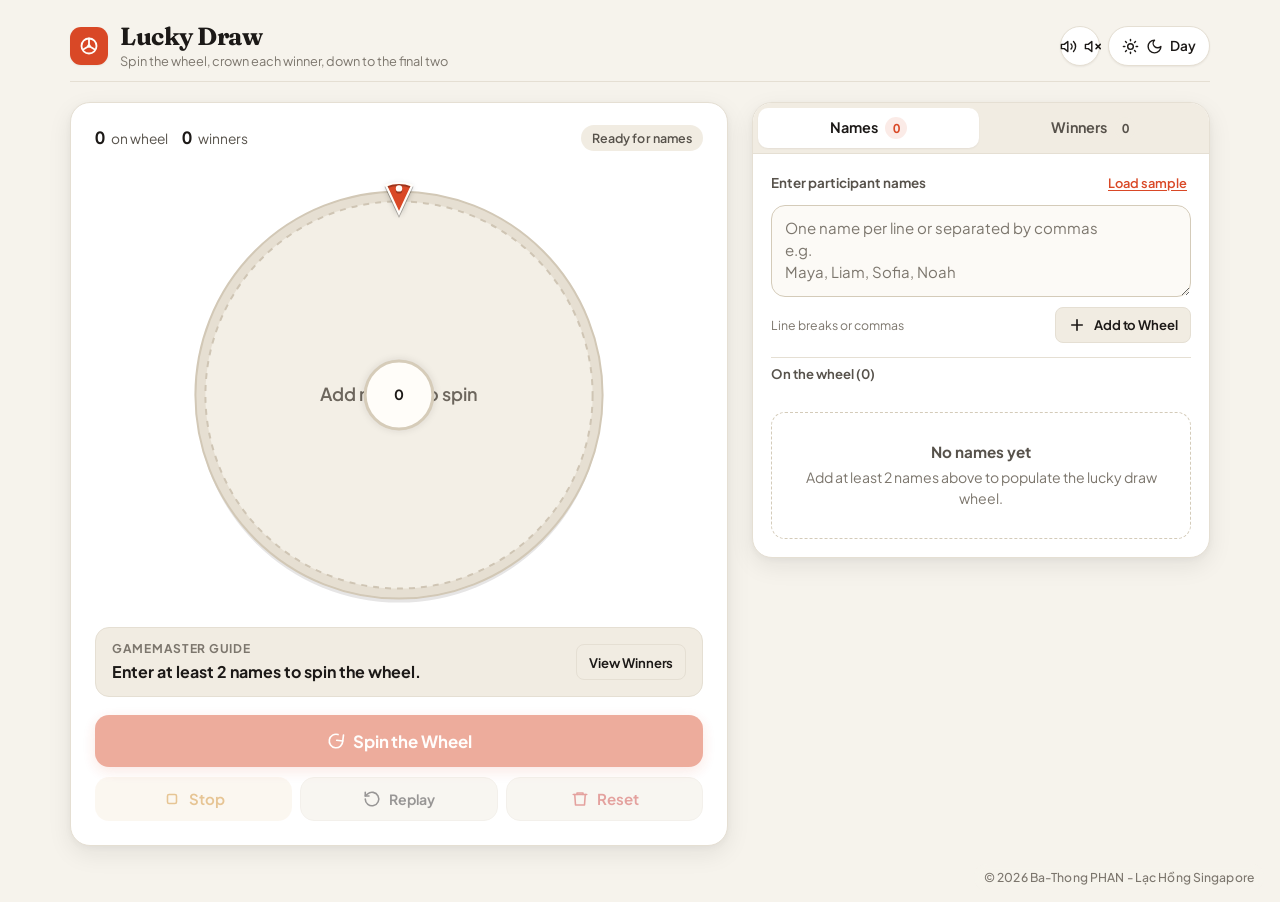
<file: index.html>
<!DOCTYPE html>
<html lang="en" data-theme="day">
<head>
  <meta charset="UTF-8" />
  <meta name="viewport" content="width=device-width, initial-scale=1.0, viewport-fit=cover" />
  <title>Lucky Draw — Interactive Spin Wheel</title>
  <meta name="description" content="A responsive Lucky Draw spinning wheel game for laptop and smartphone. Enter participant names, spin to pick and remove winners, and switch between Day and Night modes." />
  <link rel="preconnect" href="https://fonts.googleapis.com" />
  <link rel="preconnect" href="https://fonts.gstatic.com" crossorigin />
  <link href="https://fonts.googleapis.com/css2?family=Fraunces:opsz,wght@9..144,600;9..144,700&family=Plus+Jakarta+Sans:wght@400;500;600;700&display=swap" rel="stylesheet" />
  <link rel="stylesheet" href="styles.css" />
</head>
<body>
  <canvas id="confettiCanvas" aria-hidden="true"></canvas>

  <div class="app-shell">
    <header class="top-bar">
      <div class="brand">
        <div class="brand-mark" aria-hidden="true">
          <svg width="20" height="20" viewBox="0 0 24 24" fill="none" stroke="currentColor" stroke-width="2.2" stroke-linecap="round" stroke-linejoin="round">
            <circle cx="12" cy="12" r="9"></circle>
            <path d="M12 3v9l6.5 3.8"></path>
            <path d="M12 12L5.5 15.8"></path>
            <circle cx="12" cy="12" r="2.2" fill="currentColor" stroke="none"></circle>
          </svg>
        </div>
        <div class="brand-text">
          <h1 class="brand-title">Lucky Draw</h1>
          <p class="brand-subtitle">Spin the wheel, crown each winner, down to the final two</p>
        </div>
      </div>

      <div class="header-actions">
        <button id="soundToggleBtn" type="button" class="icon-toggle icon-toggle--square" aria-label="Toggle sound effects" aria-pressed="true" title="Sound effects on">
          <svg id="soundOnIcon" viewBox="0 0 24 24" fill="none" stroke="currentColor" stroke-width="2" stroke-linecap="round" stroke-linejoin="round" aria-hidden="true">
            <polygon points="11 5 6 9 2 9 2 15 6 15 11 19 11 5"></polygon>
            <path d="M15.54 8.46a5 5 0 0 1 0 7.07"></path>
            <path d="M19.07 4.93a10 10 0 0 1 0 14.14"></path>
          </svg>
          <svg id="soundOffIcon" viewBox="0 0 24 24" fill="none" stroke="currentColor" stroke-width="2" stroke-linecap="round" stroke-linejoin="round" aria-hidden="true" hidden>
            <polygon points="11 5 6 9 2 9 2 15 6 15 11 19 11 5"></polygon>
            <line x1="23" y1="9" x2="17" y2="15"></line>
            <line x1="17" y1="9" x2="23" y2="15"></line>
          </svg>
        </button>

        <button id="themeToggleBtn" type="button" class="icon-toggle" aria-label="Switch between Day and Night mode" aria-pressed="false">
          <svg id="sunIcon" viewBox="0 0 24 24" fill="none" stroke="currentColor" stroke-width="2" stroke-linecap="round" stroke-linejoin="round" aria-hidden="true">
            <circle cx="12" cy="12" r="4"></circle>
            <path d="M12 2v2"></path>
            <path d="M12 20v2"></path>
            <path d="m4.93 4.93 1.41 1.41"></path>
            <path d="m17.66 17.66 1.41 1.41"></path>
            <path d="M2 12h2"></path>
            <path d="M20 12h2"></path>
            <path d="m6.34 17.66-1.41 1.41"></path>
            <path d="m19.07 4.93-1.41 1.41"></path>
          </svg>
          <svg id="moonIcon" viewBox="0 0 24 24" fill="none" stroke="currentColor" stroke-width="2" stroke-linecap="round" stroke-linejoin="round" aria-hidden="true" hidden>
            <path d="M12 3a6 6 0 0 0 9 9 9 9 0 1 1-9-9Z"></path>
          </svg>
          <span id="themeLabel">Day</span>
        </button>
      </div>
    </header>

    <main class="workspace">
      <!-- Wheel Stage -->
      <section class="stage-card" aria-label="Spinning Wheel Stage">
        <div class="stage-meta">
          <div class="stat-strip">
            <span class="stat-item"><strong id="remainingCount">0</strong> on wheel</span>
            <span class="stat-item"><strong id="winnerCount">0</strong> winners</span>
          </div>
          <span id="statusPill" class="status-pill" data-state="setup">Ready for names</span>
        </div>

        <div class="wheel-wrap">
          <canvas id="wheelCanvas" aria-label="Lucky draw spinning wheel" role="img"></canvas>
        </div>

        <div id="spotlight" class="spotlight" role="status" aria-live="polite">
          <div class="spotlight-content">
            <span id="spotlightLabel" class="spotlight-label">Gamemaster Guide</span>
            <span id="spotlightText" class="spotlight-text">Enter at least 2 names to spin the wheel.</span>
          </div>
          <button id="viewWinnersInlineBtn" type="button" class="btn btn-secondary btn-sm spotlight-action" hidden>
            View Winners
          </button>
        </div>

        <div class="controls-group">
          <button id="spinBtn" type="button" class="btn btn-spin" disabled>
            <svg viewBox="0 0 24 24" fill="none" stroke="currentColor" stroke-width="2.2" stroke-linecap="round" stroke-linejoin="round" aria-hidden="true">
              <path d="M21 12a9 9 0 1 1-6.219-8.56"></path>
              <polyline points="22 4 21 12 13 11"></polyline>
            </svg>
            <span id="spinBtnLabel">Spin the Wheel</span>
          </button>

          <div class="secondary-controls">
            <button id="stopBtn" type="button" class="btn btn-stop" disabled>
              <svg viewBox="0 0 24 24" fill="none" stroke="currentColor" stroke-width="2.1" stroke-linecap="round" stroke-linejoin="round" aria-hidden="true">
                <rect x="6" y="6" width="12" height="12" rx="2"></rect>
              </svg>
              <span>Stop</span>
            </button>

            <button id="replayBtn" type="button" class="btn btn-secondary" disabled>
              <svg viewBox="0 0 24 24" fill="none" stroke="currentColor" stroke-width="2.1" stroke-linecap="round" stroke-linejoin="round" aria-hidden="true">
                <path d="M3 12a9 9 0 1 0 3-6.7L3 8"></path>
                <path d="M3 3v5h5"></path>
              </svg>
              <span>Replay</span>
            </button>

            <button id="resetBtn" type="button" class="btn btn-danger-ghost" disabled>
              <svg viewBox="0 0 24 24" fill="none" stroke="currentColor" stroke-width="2.1" stroke-linecap="round" stroke-linejoin="round" aria-hidden="true">
                <path d="M3 6h18"></path>
                <path d="M8 6V4h8v2"></path>
                <path d="M19 6l-1 14H6L5 6"></path>
              </svg>
              <span>Reset</span>
            </button>
          </div>
        </div>
      </section>

      <!-- Gamemaster Roster & Winners Panel -->
      <aside class="side-panel" aria-label="Participants and Winners">
        <div class="panel-tabs" role="tablist">
          <button id="tabParticipants" type="button" role="tab" aria-selected="true" aria-controls="panelParticipants" class="tab-btn is-active">
            <span>Names</span>
            <span id="tabParticipantsCount" class="count-badge">0</span>
          </button>
          <button id="tabWinners" type="button" role="tab" aria-selected="false" aria-controls="panelWinners" class="tab-btn">
            <span>Winners</span>
            <span id="tabWinnersCount" class="count-badge">0</span>
          </button>
        </div>

        <!-- Participants Tab -->
        <div id="panelParticipants" class="panel-body" role="tabpanel" aria-labelledby="tabParticipants">
          <form id="addNamesForm" class="entry-form">
            <div class="field-label">
              <label for="namesInput">Enter participant names</label>
              <button id="loadSampleBtn" type="button" class="sample-link">Load sample</button>
            </div>
            <textarea
              id="namesInput"
              class="names-input"
              placeholder="One name per line or separated by commas&#10;e.g.&#10;Maya, Liam, Sofia, Noah"
              autocomplete="off"
              spellcheck="false"
            ></textarea>
            <div class="entry-actions">
              <span class="input-hint">Line breaks or commas</span>
              <button id="addNamesBtn" type="submit" class="btn btn-secondary btn-sm">
                <svg viewBox="0 0 24 24" fill="none" stroke="currentColor" stroke-width="2.2" stroke-linecap="round" stroke-linejoin="round" aria-hidden="true">
                  <line x1="12" y1="5" x2="12" y2="19"></line>
                  <line x1="5" y1="12" x2="19" y2="12"></line>
                </svg>
                <span>Add to Wheel</span>
              </button>
            </div>
          </form>

          <div class="roster-header">
            <span id="rosterTitle">On the wheel (0)</span>
            <button id="shuffleBtn" type="button" class="sample-link" hidden>Shuffle</button>
          </div>

          <ul id="rosterList" class="roster-list" aria-label="Remaining participants"></ul>
          <div id="rosterEmpty" class="empty-state">
            <strong>No names yet</strong>
            Add at least 2 names above to populate the lucky draw wheel.
          </div>
        </div>

        <!-- Winners Tab -->
        <div id="panelWinners" class="panel-body" role="tabpanel" aria-labelledby="tabWinners" hidden>
          <div class="winners-toolbar">
            <span id="winnersPanelHeading" class="field-label">Draw order</span>
            <button id="copyWinnersBtn" type="button" class="btn btn-secondary btn-sm" hidden>Copy List</button>
          </div>

          <ol id="winnersList" class="winners-list" aria-label="Winners in draw order"></ol>
          <div id="winnersEmpty" class="empty-state">
            <strong>No winners drawn yet</strong>
            Hit Spin the Wheel to crown your first winner.
          </div>
        </div>
      </aside>
    </main>
  </div>

  <!-- Stopped / Completed Winners Summary Modal -->
  <div id="resultsModal" class="modal-backdrop" role="dialog" aria-modal="true" aria-labelledby="modalTitle" aria-hidden="true">
    <div class="modal-card">
      <div class="modal-header">
        <div>
          <h2 id="modalTitle" class="modal-title">Winners List</h2>
          <p id="modalSubtitle" class="modal-subtitle">Game stopped</p>
        </div>
        <button id="modalCloseBtn" type="button" class="modal-close" aria-label="Close winners dialog">
          <svg width="16" height="16" viewBox="0 0 24 24" fill="none" stroke="currentColor" stroke-width="2.2" stroke-linecap="round" stroke-linejoin="round" aria-hidden="true">
            <line x1="18" y1="6" x2="6" y2="18"></line>
            <line x1="6" y1="6" x2="18" y2="18"></line>
          </svg>
        </button>
      </div>

      <div class="modal-body">
        <div id="finalTwoCallout" class="final-callout" hidden>
          <div class="final-box final-box--before">
            <span class="final-box-label">Before Last Winner</span>
            <span id="beforeLastName" class="final-box-name">—</span>
          </div>
          <div class="final-box final-box--last">
            <span class="final-box-label">Last Winner</span>
            <span id="lastWinnerName" class="final-box-name">—</span>
          </div>
        </div>

        <ol id="modalWinnersList" class="winners-list"></ol>
        <div id="modalEmptyWinners" class="empty-state" hidden>
          <strong>No winners were drawn</strong>
          Replay or add names to start a new lucky draw.
        </div>
      </div>

      <div class="modal-footer">
        <button id="modalCopyBtn" type="button" class="btn btn-secondary" hidden>Copy Winners</button>
        <button id="modalResumeBtn" type="button" class="btn btn-secondary" hidden>Continue</button>
        <button id="modalReplayBtn" type="button" class="btn btn-spin">Replay</button>
        <button id="modalResetBtn" type="button" class="btn btn-danger-ghost">Reset</button>
      </div>
    </div>
  </div>

  <div id="toast" class="toast" role="status" aria-live="polite"></div>

  <footer class="site-footer" aria-label="Copyright">
    © 2026 Ba-Thong PHAN - Lạc Hồng Singapore
  </footer>

  <script src="app.js"></script>
</body>
</html>
</file>
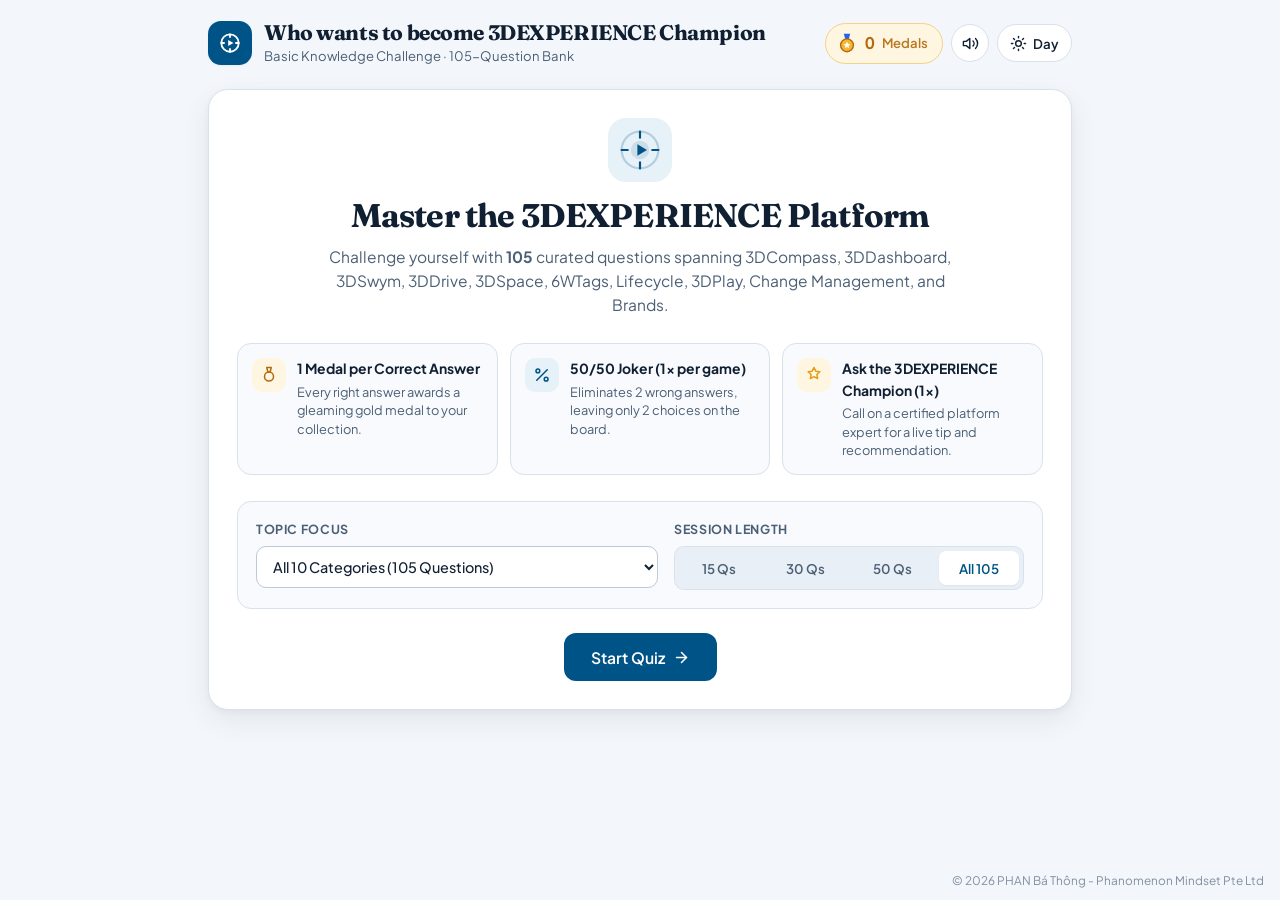
<file: 3dexperience-quiz/index.html>
<!DOCTYPE html>
<html lang="en" data-theme="day">
<head>
  <meta charset="UTF-8" />
  <meta name="viewport" content="width=device-width, initial-scale=1.0, viewport-fit=cover" />
  <title>Who wants to become 3DEXPERIENCE Champion</title>
  <meta name="description" content="Test your 3DEXPERIENCE platform knowledge across 105 curated questions. Earn a medal for every right answer and use your single-use 50/50 and Ask the 3DEXPERIENCE Champion jokers wisely." />
  <link rel="preconnect" href="https://fonts.googleapis.com" />
  <link rel="preconnect" href="https://fonts.gstatic.com" crossorigin />
  <link href="https://fonts.googleapis.com/css2?family=Fraunces:opsz,wght@9..144,600;9..144,700&family=Plus+Jakarta+Sans:wght@400;500;600;700&display=swap" rel="stylesheet" />
  <link rel="stylesheet" href="styles.css" />
</head>
<body>
  <canvas id="confettiCanvas" aria-hidden="true"></canvas>

  <div class="app-shell">
    <!-- Top Header -->
    <header class="top-bar">
      <div class="brand">
        <div class="brand-mark" aria-hidden="true">
          <!-- Stylized 3DCompass Emblem -->
          <svg width="22" height="22" viewBox="0 0 24 24" fill="none" stroke="currentColor" stroke-width="2" stroke-linecap="round" stroke-linejoin="round">
            <circle cx="12" cy="12" r="9.5"></circle>
            <path d="M12 2.5v3M12 18.5v3M2.5 12h3M18.5 12h3"></path>
            <polygon points="10 8.8 15.8 12 10 15.2 10 8.8" fill="currentColor" stroke="none"></polygon>
          </svg>
        </div>
        <div class="brand-text">
          <h1 class="brand-title">Who wants to become 3DEXPERIENCE Champion</h1>
          <p class="brand-subtitle">Basic Knowledge Challenge &middot; 105-Question Bank</p>
        </div>
      </div>

      <div class="header-actions">
        <div id="headerMedalBadge" class="medal-hud" aria-live="polite" title="Total medals earned in current game">
          <svg class="medal-svg" viewBox="0 0 24 24" fill="none" aria-hidden="true">
            <path d="M8.5 2h7l-1.8 6.5h-3.4L8.5 2Z" fill="#2563EB" />
            <circle cx="12" cy="14.5" r="7" fill="#F5B731" stroke="#B4690E" stroke-width="1.5" />
            <path d="M12 10.6l1.15 2.33 2.57.37-1.86 1.81.44 2.56L12 16.46l-2.3 1.21.44-2.56-1.86-1.81 2.57-.37L12 10.6Z" fill="#FFFBEB" />
          </svg>
          <span id="headerMedalCount" class="medal-hud-count">0</span>
          <span class="medal-hud-label">Medals</span>
        </div>

        <button id="soundToggleBtn" type="button" class="icon-toggle icon-toggle--square" aria-label="Toggle sound effects" aria-pressed="true" title="Sound effects on">
          <svg id="soundOnIcon" viewBox="0 0 24 24" fill="none" stroke="currentColor" stroke-width="2" stroke-linecap="round" stroke-linejoin="round" aria-hidden="true">
            <polygon points="11 5 6 9 2 9 2 15 6 15 11 19 11 5"></polygon>
            <path d="M15.54 8.46a5 5 0 0 1 0 7.07"></path>
            <path d="M19.07 4.93a10 10 0 0 1 0 14.14"></path>
          </svg>
          <svg id="soundOffIcon" viewBox="0 0 24 24" fill="none" stroke="currentColor" stroke-width="2" stroke-linecap="round" stroke-linejoin="round" aria-hidden="true" hidden>
            <polygon points="11 5 6 9 2 9 2 15 6 15 11 19 11 5"></polygon>
            <line x1="23" y1="9" x2="17" y2="15"></line>
            <line x1="17" y1="9" x2="23" y2="15"></line>
          </svg>
        </button>

        <button id="themeToggleBtn" type="button" class="icon-toggle" aria-label="Switch between Day and Night mode" aria-pressed="false">
          <svg id="sunIcon" viewBox="0 0 24 24" fill="none" stroke="currentColor" stroke-width="2" stroke-linecap="round" stroke-linejoin="round" aria-hidden="true">
            <circle cx="12" cy="12" r="4"></circle>
            <path d="M12 2v2M12 20v2M4.93 4.93l1.41 1.41M17.66 17.66l1.41 1.41M2 12h2M20 12h2M6.34 17.66l-1.41 1.41M19.07 4.93l-1.41 1.41"></path>
          </svg>
          <svg id="moonIcon" viewBox="0 0 24 24" fill="none" stroke="currentColor" stroke-width="2" stroke-linecap="round" stroke-linejoin="round" aria-hidden="true" hidden>
            <path d="M12 3a6 6 0 0 0 9 9 9 9 0 1 1-9-9Z"></path>
          </svg>
          <span id="themeLabel">Day</span>
        </button>
      </div>
    </header>

    <main class="main-stage">
      <!-- ==================== START SCREEN ==================== -->
      <section id="startScreen" class="panel start-panel" aria-label="Quiz Setup">
        <div class="start-hero">
          <div class="hero-emblem" aria-hidden="true">
            <svg viewBox="0 0 48 48" fill="none">
              <circle cx="24" cy="24" r="21" stroke="currentColor" stroke-width="2.5" opacity="0.22" />
              <path d="M24 3v7M24 38v7M3 24h7M38 24h7" stroke="currentColor" stroke-width="2.5" stroke-linecap="round" />
              <circle cx="24" cy="24" r="10.5" fill="currentColor" opacity="0.12" />
              <polygon points="21 17.5 32 24 21 30.5 21 17.5" fill="currentColor" />
            </svg>
          </div>
          <h2 class="start-heading">Master the 3DEXPERIENCE Platform</h2>
          <p class="start-lead">
            Challenge yourself with <strong id="dbTotalCount">105</strong> curated questions spanning 3DCompass, 3DDashboard, 3DSwym, 3DDrive, 3DSpace, 6WTags, Lifecycle, 3DPlay, Change Management, and Brands.
          </p>
        </div>

        <div class="rules-strip" aria-label="Game Rules">
          <div class="rule-item">
            <span class="rule-icon rule-icon--gold" aria-hidden="true">
              <svg viewBox="0 0 24 24" fill="none" stroke="currentColor" stroke-width="2" stroke-linecap="round" stroke-linejoin="round">
                <circle cx="12" cy="14" r="6"></circle>
                <path d="M9 2h6l-1.5 6h-3L9 2Z"></path>
              </svg>
            </span>
            <div>
              <strong>1 Medal per Correct Answer</strong>
              <p>Every right answer awards a gleaming gold medal to your collection.</p>
            </div>
          </div>

          <div class="rule-item">
            <span class="rule-icon rule-icon--blue" aria-hidden="true">
              <svg viewBox="0 0 24 24" fill="none" stroke="currentColor" stroke-width="2" stroke-linecap="round" stroke-linejoin="round">
                <line x1="19" y1="5" x2="5" y2="19"></line>
                <circle cx="6.5" cy="6.5" r="2.5"></circle>
                <circle cx="17.5" cy="17.5" r="2.5"></circle>
              </svg>
            </span>
            <div>
              <strong>50/50 Joker (1&times; per game)</strong>
              <p>Eliminates 2 wrong answers, leaving only 2 choices on the board.</p>
            </div>
          </div>

          <div class="rule-item">
            <span class="rule-icon rule-icon--amber" aria-hidden="true">
              <svg viewBox="0 0 24 24" fill="none" stroke="currentColor" stroke-width="2" stroke-linecap="round" stroke-linejoin="round">
                <path d="M12 2l2.4 4.86 5.36.78-3.88 3.78.92 5.34L12 14.24l-4.8 2.52.92-5.34L4.24 7.64l5.36-.78L12 2Z"></path>
              </svg>
            </span>
            <div>
              <strong>Ask the 3DEXPERIENCE Champion (1&times;)</strong>
              <p>Call on a certified platform expert for a live tip and recommendation.</p>
            </div>
          </div>
        </div>

        <div class="setup-controls">
          <div class="setup-group">
            <label class="setup-label" for="topicSelect">Topic Focus</label>
            <select id="topicSelect" class="select-input">
              <option value="ALL">All 10 Categories (105 Questions)</option>
            </select>
          </div>

          <div class="setup-group">
            <span class="setup-label">Session Length</span>
            <div id="lengthPicker" class="segmented-control" role="radiogroup" aria-label="Number of questions">
              <button type="button" class="seg-btn" data-length="15" aria-checked="false" role="radio">15 Qs</button>
              <button type="button" class="seg-btn" data-length="30" aria-checked="false" role="radio">30 Qs</button>
              <button type="button" class="seg-btn" data-length="50" aria-checked="false" role="radio">50 Qs</button>
              <button type="button" class="seg-btn is-active" data-length="105" aria-checked="true" role="radio">All 105</button>
            </div>
          </div>
        </div>

        <div class="start-actions">
          <button id="startQuizBtn" type="button" class="btn btn-primary btn-lg">
            <span>Start Quiz</span>
            <svg viewBox="0 0 24 24" fill="none" stroke="currentColor" stroke-width="2.2" stroke-linecap="round" stroke-linejoin="round" aria-hidden="true">
              <line x1="5" y1="12" x2="19" y2="12"></line>
              <polyline points="12 5 19 12 12 19"></polyline>
            </svg>
          </button>
        </div>
      </section>

      <!-- ==================== ACTIVE QUIZ SCREEN ==================== -->
      <section id="quizScreen" class="panel quiz-panel" aria-label="Quiz Question Stage" hidden>
        <!-- Top Status & Progress -->
        <div class="quiz-topbar">
          <div class="quiz-meta-left">
            <span id="questionCounter" class="question-counter">Question 1 of 105</span>
            <span id="categoryChip" class="category-chip">Platform &amp; 3DCompass</span>
          </div>
          <div class="quiz-meta-right">
            <span id="streakBadge" class="streak-badge" hidden>
              <svg viewBox="0 0 24 24" fill="currentColor" aria-hidden="true"><path d="M13 2 4 14h6l-1 8 9-12h-6l1-8Z"/></svg>
              <span id="streakCount">0</span> streak
            </span>
            <span id="accuracyChip" class="accuracy-chip">0 answered</span>
          </div>
        </div>

        <div class="progress-track" aria-hidden="true">
          <div id="progressFill" class="progress-fill" style="width: 0%;"></div>
        </div>

        <!-- Jokers Bar -->
        <div class="jokers-bar" role="region" aria-label="Special Jokers">
          <span class="jokers-label">Jokers (1&times; each):</span>
          <div class="jokers-buttons">
            <button id="joker5050Btn" type="button" class="joker-btn joker-btn--fifty" aria-describedby="joker5050Status">
              <span class="joker-icon" aria-hidden="true">
                <svg viewBox="0 0 24 24" fill="none" stroke="currentColor" stroke-width="2.2" stroke-linecap="round" stroke-linejoin="round">
                  <line x1="19" y1="5" x2="5" y2="19"></line>
                  <circle cx="6.5" cy="6.5" r="2.5"></circle>
                  <circle cx="17.5" cy="17.5" r="2.5"></circle>
                </svg>
              </span>
              <span class="joker-text">50/50</span>
              <span id="joker5050Status" class="joker-badge">Available</span>
            </button>

            <button id="jokerChampionBtn" type="button" class="joker-btn joker-btn--champion" aria-describedby="jokerChampionStatus">
              <span class="joker-icon" aria-hidden="true">
                <svg viewBox="0 0 24 24" fill="none" stroke="currentColor" stroke-width="2.1" stroke-linecap="round" stroke-linejoin="round">
                  <path d="M12 2l2.4 4.86 5.36.78-3.88 3.78.92 5.34L12 14.24l-4.8 2.52.92-5.34L4.24 7.64l5.36-.78L12 2Z"></path>
                </svg>
              </span>
              <span class="joker-text">Ask the 3DEXPERIENCE Champion</span>
              <span id="jokerChampionStatus" class="joker-badge">Available</span>
            </button>
          </div>
        </div>

        <!-- Question Text -->
        <div class="question-block">
          <h2 id="questionText" class="question-text">Loading question...</h2>
        </div>

        <!-- Ask the 3DEXPERIENCE Champion Advice Panel -->
        <aside id="championCard" class="champion-card" role="status" aria-live="polite" hidden>
          <div class="champion-avatar" aria-hidden="true">
            <svg viewBox="0 0 24 24" fill="none" stroke="currentColor" stroke-width="2" stroke-linecap="round" stroke-linejoin="round">
              <circle cx="12" cy="8" r="4"></circle>
              <path d="M5 20a7 7 0 0 1 14 0"></path>
            </svg>
          </div>
          <div class="champion-body">
            <div class="champion-header">
              <strong>3DEXPERIENCE Champion</strong>
              <span id="championConfidence" class="champion-confidence">96% Confident</span>
            </div>
            <p id="championAdviceText" class="champion-advice"></p>
            <div class="champion-pick">
              Recommended Answer: <strong id="championPickLetter">A</strong>
            </div>
          </div>
        </aside>

        <!-- 4 Answer Choices -->
        <div id="optionsGrid" class="options-grid" role="group" aria-label="Answer choices">
          <!-- Populated dynamically -->
        </div>

        <!-- Feedback & Explanation Panel -->
        <div id="feedbackPanel" class="feedback-panel" role="status" aria-live="polite" hidden>
          <div class="feedback-main">
            <div class="feedback-title-row">
              <span id="feedbackIcon" class="feedback-icon" aria-hidden="true"></span>
              <strong id="feedbackHeadline" class="feedback-headline"></strong>
              <span id="medalEarnedPill" class="medal-earned-pill" hidden>+1 Medal Earned</span>
            </div>
            <p id="feedbackExplanation" class="feedback-explanation"></p>
          </div>
          <button id="nextQuestionBtn" type="button" class="btn btn-primary">
            <span id="nextQuestionLabel">Next Question</span>
            <svg viewBox="0 0 24 24" fill="none" stroke="currentColor" stroke-width="2.2" stroke-linecap="round" stroke-linejoin="round" aria-hidden="true">
              <line x1="5" y1="12" x2="19" y2="12"></line>
              <polyline points="12 5 19 12 12 19"></polyline>
            </svg>
          </button>
        </div>

        <!-- Live Medal Ribbon Shelf -->
        <div class="medal-shelf" aria-label="Earned Medals">
          <div class="medal-shelf-header">
            <span class="medal-shelf-title">Medal Collection</span>
            <span id="medalShelfCounter" class="medal-shelf-count">0 medals earned</span>
          </div>
          <div id="medalShelfIcons" class="medal-shelf-icons">
            <span class="medal-shelf-empty">Answer your first question correctly to earn your first gold medal.</span>
          </div>
        </div>

        <!-- Game Action Footer: Stop & Restart -->
        <div class="game-footer">
          <span class="keyboard-hint">Tip: Press <kbd>A</kbd>–<kbd>D</kbd> or <kbd>1</kbd>–<kbd>4</kbd> to answer, <kbd>Enter</kbd> for next</span>
          <div class="game-footer-actions">
            <button id="stopGameBtn" type="button" class="btn btn-stop">
              <svg viewBox="0 0 24 24" fill="none" stroke="currentColor" stroke-width="2.1" stroke-linecap="round" stroke-linejoin="round" aria-hidden="true">
                <rect x="6" y="6" width="12" height="12" rx="2"></rect>
              </svg>
              <span>Stop Game</span>
            </button>
            <button id="restartGameBtn" type="button" class="btn btn-secondary">
              <svg viewBox="0 0 24 24" fill="none" stroke="currentColor" stroke-width="2.1" stroke-linecap="round" stroke-linejoin="round" aria-hidden="true">
                <path d="M3 12a9 9 0 1 0 3-6.7L3 8"></path>
                <path d="M3 3v5h5"></path>
              </svg>
              <span>Restart Game</span>
            </button>
          </div>
        </div>
      </section>

      <!-- ==================== END-OF-GAME SUMMARY SCREEN ==================== -->
      <section id="summaryScreen" class="panel summary-panel" aria-label="Quiz Results Summary" hidden>
        <div class="summary-hero">
          <span id="summaryStatusTag" class="summary-status-tag">Quiz Completed</span>
          <div class="summary-medal-showcase">
            <div class="big-medal-emblem" aria-hidden="true">
              <svg viewBox="0 0 80 80" fill="none">
                <path d="M27 6h26l-6.5 22h-13L27 6Z" fill="#005386" />
                <path d="M33 6h14l-3 22h-8L33 6Z" fill="#38BDF8" opacity="0.45" />
                <circle cx="40" cy="49" r="24" fill="#F5B731" stroke="#B4690E" stroke-width="3" />
                <circle cx="40" cy="49" r="18.5" fill="none" stroke="#FEF08A" stroke-width="1.5" stroke-dasharray="3 3" />
                <path d="M40 36l3.9 7.9 8.7 1.27-6.3 6.14 1.49 8.69L40 55.9l-7.79 4.1 1.49-8.69-6.3-6.14 8.7-1.27L40 36Z" fill="#FFFBEB" />
              </svg>
            </div>
            <div class="summary-medal-numbers">
              <div id="finalMedalCount" class="final-medal-count">0</div>
              <div id="finalMedalWord" class="final-medal-word">Medals Earned</div>
            </div>
          </div>

          <h2 id="summaryRankTitle" class="summary-rank-title">3DEXPERIENCE Explorer</h2>
          <p id="summarySubtitle" class="summary-subtitle"></p>
        </div>

        <div class="summary-stats-grid">
          <div class="summary-stat">
            <span class="summary-stat-label">Answered</span>
            <strong id="statAnswered" class="summary-stat-value">0 / 105</strong>
          </div>
          <div class="summary-stat">
            <span class="summary-stat-label">Accuracy</span>
            <strong id="statAccuracy" class="summary-stat-value">0%</strong>
          </div>
          <div class="summary-stat">
            <span class="summary-stat-label">Best Streak</span>
            <strong id="statStreak" class="summary-stat-value">0</strong>
          </div>
          <div class="summary-stat">
            <span class="summary-stat-label">Jokers Used</span>
            <strong id="statJokers" class="summary-stat-value">0 / 2</strong>
          </div>
        </div>

        <!-- Final Medal Wall -->
        <div id="summaryMedalWall" class="summary-medal-wall" hidden></div>

        <!-- Category Performance Breakdown -->
        <div id="categoryBreakdownWrap" class="breakdown-section" hidden>
          <h3 class="section-subtitle">Performance by Category</h3>
          <div id="categoryBreakdownList" class="breakdown-list"></div>
        </div>

        <!-- Review Answered Questions -->
        <details id="reviewDetails" class="review-details" hidden>
          <summary class="review-summary-toggle">Review Answered Questions (<span id="reviewCount">0</span>)</summary>
          <ol id="reviewList" class="review-list"></ol>
        </details>

        <div class="summary-actions">
          <button id="summaryRestartBtn" type="button" class="btn btn-primary btn-lg">
            <svg viewBox="0 0 24 24" fill="none" stroke="currentColor" stroke-width="2.1" stroke-linecap="round" stroke-linejoin="round" aria-hidden="true">
              <path d="M3 12a9 9 0 1 0 3-6.7L3 8"></path>
              <path d="M3 3v5h5"></path>
            </svg>
            <span>Restart Game</span>
          </button>
          <button id="summarySetupBtn" type="button" class="btn btn-secondary btn-lg">
            <span>Change Quiz Settings</span>
          </button>
        </div>
      </section>
    </main>
  </div>

  <div id="toast" class="toast" role="status" aria-live="polite"></div>

  <footer class="site-footer" aria-label="Copyright">
    © 2026 PHAN Bá Thông - Phanomenon Mindset Pte Ltd
  </footer>

  <script src="questions.js"></script>
  <script src="app.js"></script>
</body>
</html>
</file>
<file: styles.css>
/* ==========================================================================
   Lucky Draw — Design System & Responsive Styles
   Supports Day & Night themes, laptop & smartphone viewports
   ========================================================================== */

:root,
[data-theme="day"] {
  --bg-page: #f6f3ec;
  --bg-surface: #ffffff;
  --bg-surface-subtle: #f1ece2;
  --bg-surface-hover: #eae3d5;
  --bg-input: #fcfaf6;
  --bg-overlay: rgba(24, 21, 18, 0.56);

  --text-primary: #1c1917;
  --text-secondary: #57524b;
  --text-muted: #7c766d;
  --text-inverse: #fffdf9;

  --border-subtle: #e5dfd3;
  --border-strong: #d4cbb9;

  --accent-primary: #d94826;
  --accent-primary-hover: #bf3b1c;
  --accent-primary-active: #a33015;
  --accent-primary-soft: rgba(217, 72, 38, 0.11);

  --accent-gold: #c97f14;
  --accent-gold-soft: rgba(201, 127, 20, 0.13);

  --accent-success: #1d7a53;
  --accent-success-soft: rgba(29, 122, 83, 0.12);

  --accent-danger: #c4322b;
  --accent-danger-soft: rgba(196, 50, 43, 0.11);

  --shadow-sm: 0 1px 2px rgba(28, 25, 23, 0.06);
  --shadow-md: 0 8px 24px rgba(28, 25, 23, 0.08), 0 2px 6px rgba(28, 25, 23, 0.04);
  --shadow-lg: 0 20px 48px rgba(28, 25, 23, 0.16), 0 4px 12px rgba(28, 25, 23, 0.08);
  --shadow-btn: 0 4px 14px rgba(217, 72, 38, 0.28);

  --radius-sm: 8px;
  --radius-md: 14px;
  --radius-lg: 20px;
  --radius-pill: 999px;

  --font-display: 'Fraunces', Georgia, 'Times New Roman', serif;
  --font-sans: 'Plus Jakarta Sans', -apple-system, BlinkMacSystemFont, 'Segoe UI', Roboto, sans-serif;

  color-scheme: light;
}

[data-theme="night"] {
  --bg-page: #111316;
  --bg-surface: #191c21;
  --bg-surface-subtle: #21252c;
  --bg-surface-hover: #292e37;
  --bg-input: #14171b;
  --bg-overlay: rgba(5, 6, 8, 0.74);

  --text-primary: #f2efe9;
  --text-secondary: #b5b0a6;
  --text-muted: #848078;
  --text-inverse: #141210;

  --border-subtle: #292e36;
  --border-strong: #39404b;

  --accent-primary: #f06441;
  --accent-primary-hover: #ff7755;
  --accent-primary-active: #d95231;
  --accent-primary-soft: rgba(240, 100, 65, 0.16);

  --accent-gold: #eab34b;
  --accent-gold-soft: rgba(234, 179, 75, 0.15);

  --accent-success: #34b37e;
  --accent-success-soft: rgba(52, 179, 126, 0.16);

  --accent-danger: #e55952;
  --accent-danger-soft: rgba(229, 89, 82, 0.15);

  --shadow-sm: 0 1px 3px rgba(0, 0, 0, 0.32);
  --shadow-md: 0 10px 28px rgba(0, 0, 0, 0.38), 0 2px 8px rgba(0, 0, 0, 0.24);
  --shadow-lg: 0 24px 56px rgba(0, 0, 0, 0.56), 0 6px 16px rgba(0, 0, 0, 0.35);
  --shadow-btn: 0 6px 18px rgba(240, 100, 65, 0.3);

  color-scheme: dark;
}

/* Reset & Base */
*,
*::before,
*::after {
  box-sizing: border-box;
}

html {
  -webkit-text-size-adjust: 100%;
}

body {
  margin: 0;
  min-height: 100dvh;
  font-family: var(--font-sans);
  font-size: 15px;
  line-height: 1.5;
  color: var(--text-primary);
  background-color: var(--bg-page);
  transition: background-color 0.25s ease, color 0.25s ease;
  overflow-x: hidden;
}

button,
input,
textarea {
  font: inherit;
  color: inherit;
}

button {
  touch-action: manipulation;
  cursor: pointer;
}

button:disabled {
  cursor: not-allowed;
  opacity: 0.45;
}

/* Confetti Overlay */
#confettiCanvas {
  position: fixed;
  inset: 0;
  width: 100%;
  height: 100%;
  pointer-events: none;
  z-index: 90;
}

/* App Shell */
.app-shell {
  max-width: 1180px;
  margin: 0 auto;
  padding: 16px 20px 56px;
  display: flex;
  flex-direction: column;
  gap: 20px;
}

/* Top Header */
.top-bar {
  display: flex;
  align-items: center;
  justify-content: space-between;
  gap: 12px;
  padding: 6px 0 10px;
  border-bottom: 1px solid var(--border-subtle);
}

.brand {
  display: flex;
  align-items: center;
  gap: 12px;
  min-width: 0;
}

.brand-mark {
  width: 38px;
  height: 38px;
  border-radius: 11px;
  background: var(--accent-primary);
  color: #fffdf9;
  display: grid;
  place-items: center;
  flex-shrink: 0;
  box-shadow: var(--shadow-sm);
}

.brand-text {
  min-width: 0;
}

.brand-title {
  margin: 0;
  font-family: var(--font-display);
  font-size: clamp(1.25rem, 2.2vw, 1.55rem);
  font-weight: 700;
  letter-spacing: -0.02em;
  line-height: 1.15;
}

.brand-subtitle {
  margin: 1px 0 0;
  font-size: 0.8rem;
  color: var(--text-muted);
}

.header-actions {
  display: flex;
  align-items: center;
  gap: 8px;
  flex-shrink: 0;
}

.icon-toggle {
  display: inline-flex;
  align-items: center;
  gap: 7px;
  height: 40px;
  padding: 0 13px;
  border-radius: var(--radius-pill);
  border: 1px solid var(--border-subtle);
  background: var(--bg-surface);
  color: var(--text-primary);
  font-size: 0.85rem;
  font-weight: 600;
  box-shadow: var(--shadow-sm);
  transition: background-color 0.18s ease, border-color 0.18s ease, transform 0.12s ease;
}

.icon-toggle:hover {
  background: var(--bg-surface-subtle);
  border-color: var(--border-strong);
}

.icon-toggle:active {
  transform: scale(0.97);
}

.icon-toggle svg {
  width: 17px;
  height: 17px;
  flex-shrink: 0;
}

.icon-toggle--square {
  padding: 0;
  width: 40px;
  justify-content: center;
}

/* Main Workspace Layout */
.workspace {
  display: grid;
  grid-template-columns: minmax(0, 1.18fr) minmax(320px, 0.82fr);
  gap: 24px;
  align-items: start;
}

/* Stage Card (Wheel & Controls) */
.stage-card {
  background: var(--bg-surface);
  border: 1px solid var(--border-subtle);
  border-radius: var(--radius-lg);
  padding: 22px 24px 24px;
  box-shadow: var(--shadow-md);
  display: flex;
  flex-direction: column;
  align-items: center;
  gap: 18px;
  transition: background-color 0.25s ease, border-color 0.25s ease;
}

.stage-meta {
  width: 100%;
  display: flex;
  align-items: center;
  justify-content: space-between;
  gap: 12px;
  flex-wrap: wrap;
}

.stat-strip {
  display: flex;
  align-items: center;
  gap: 14px;
  flex-wrap: wrap;
}

.stat-item {
  display: inline-flex;
  align-items: baseline;
  gap: 6px;
  font-size: 0.86rem;
  color: var(--text-secondary);
}

.stat-item strong {
  font-size: 1.05rem;
  font-weight: 700;
  color: var(--text-primary);
  font-variant-numeric: tabular-nums;
}

.status-pill {
  display: inline-flex;
  align-items: center;
  gap: 6px;
  padding: 4px 11px;
  border-radius: var(--radius-pill);
  font-size: 0.78rem;
  font-weight: 600;
  letter-spacing: 0.01em;
  background: var(--bg-surface-subtle);
  color: var(--text-secondary);
}

.status-pill[data-state="playing"] {
  background: var(--accent-primary-soft);
  color: var(--accent-primary);
}

.status-pill[data-state="final"] {
  background: var(--accent-gold-soft);
  color: var(--accent-gold);
}

.status-pill[data-state="completed"],
.status-pill[data-state="stopped"] {
  background: var(--accent-success-soft);
  color: var(--accent-success);
}

/* Wheel Stage */
.wheel-wrap {
  position: relative;
  width: min(100%, 440px);
  aspect-ratio: 1 / 1;
  display: grid;
  place-items: center;
  user-select: none;
  -webkit-user-select: none;
}

#wheelCanvas {
  width: 100%;
  height: 100%;
  display: block;
  cursor: pointer;
}

#wheelCanvas.is-disabled {
  cursor: default;
}

/* Winner Spotlight Banner */
.spotlight {
  width: 100%;
  min-height: 62px;
  border-radius: var(--radius-md);
  background: var(--bg-surface-subtle);
  border: 1px solid var(--border-subtle);
  padding: 12px 16px;
  display: flex;
  align-items: center;
  justify-content: space-between;
  gap: 12px;
  transition: background-color 0.25s ease, border-color 0.25s ease;
}

.spotlight.is-winner {
  background: var(--accent-success-soft);
  border-color: rgba(29, 122, 83, 0.28);
  animation: spotlightPop 0.36s cubic-bezier(0.22, 1, 0.36, 1);
}

.spotlight.is-final {
  background: var(--accent-gold-soft);
  border-color: rgba(201, 127, 20, 0.32);
  animation: spotlightPop 0.36s cubic-bezier(0.22, 1, 0.36, 1);
}

@keyframes spotlightPop {
  0% {
    transform: scale(0.97);
    opacity: 0.7;
  }
  100% {
    transform: scale(1);
    opacity: 1;
  }
}

.spotlight-content {
  display: flex;
  flex-direction: column;
  gap: 2px;
  min-width: 0;
}

.spotlight-label {
  font-size: 0.75rem;
  font-weight: 700;
  text-transform: uppercase;
  letter-spacing: 0.06em;
  color: var(--text-muted);
}

.spotlight.is-winner .spotlight-label {
  color: var(--accent-success);
}

.spotlight.is-final .spotlight-label {
  color: var(--accent-gold);
}

.spotlight-text {
  font-size: 1rem;
  font-weight: 700;
  color: var(--text-primary);
  word-break: break-word;
}

.spotlight-action {
  flex-shrink: 0;
}

/* Primary & Game Action Buttons */
.controls-group {
  width: 100%;
  display: flex;
  flex-direction: column;
  gap: 10px;
}

.btn {
  display: inline-flex;
  align-items: center;
  justify-content: center;
  gap: 8px;
  min-height: 44px;
  padding: 0 18px;
  border-radius: var(--radius-md);
  border: 1px solid transparent;
  font-weight: 650;
  font-size: 0.94rem;
  letter-spacing: -0.005em;
  transition: background-color 0.16s ease, border-color 0.16s ease, transform 0.12s ease, box-shadow 0.16s ease;
}

.btn:active:not(:disabled) {
  transform: translateY(1px) scale(0.99);
}

.btn svg {
  width: 18px;
  height: 18px;
  flex-shrink: 0;
}

.btn-spin {
  width: 100%;
  min-height: 52px;
  font-size: 1.05rem;
  font-weight: 700;
  background: var(--accent-primary);
  color: #fffdf9;
  box-shadow: var(--shadow-btn);
}

.btn-spin:hover:not(:disabled) {
  background: var(--accent-primary-hover);
}

.btn-spin:active:not(:disabled) {
  background: var(--accent-primary-active);
}

.secondary-controls {
  display: grid;
  grid-template-columns: repeat(3, 1fr);
  gap: 8px;
}

.btn-secondary {
  background: var(--bg-surface-subtle);
  border-color: var(--border-subtle);
  color: var(--text-primary);
  font-size: 0.88rem;
  padding: 0 12px;
}

.btn-secondary:hover:not(:disabled) {
  background: var(--bg-surface-hover);
  border-color: var(--border-strong);
}

.btn-stop {
  background: var(--accent-gold-soft);
  border-color: transparent;
  color: var(--accent-gold);
}

.btn-stop:hover:not(:disabled) {
  border-color: var(--accent-gold);
}

.btn-danger-ghost {
  background: var(--bg-surface-subtle);
  border-color: var(--border-subtle);
  color: var(--accent-danger);
}

.btn-danger-ghost:hover:not(:disabled) {
  background: var(--accent-danger-soft);
  border-color: transparent;
}

.btn-sm {
  min-height: 36px;
  padding: 0 12px;
  font-size: 0.82rem;
  border-radius: var(--radius-sm);
}

/* Side Panel (Participants & Winners) */
.side-panel {
  background: var(--bg-surface);
  border: 1px solid var(--border-subtle);
  border-radius: var(--radius-lg);
  box-shadow: var(--shadow-md);
  overflow: hidden;
  display: flex;
  flex-direction: column;
  transition: background-color 0.25s ease, border-color 0.25s ease;
}

.panel-tabs {
  display: grid;
  grid-template-columns: 1fr 1fr;
  border-bottom: 1px solid var(--border-subtle);
  background: var(--bg-surface-subtle);
  padding: 5px;
  gap: 5px;
}

.tab-btn {
  display: inline-flex;
  align-items: center;
  justify-content: center;
  gap: 7px;
  min-height: 40px;
  border: none;
  border-radius: 10px;
  background: transparent;
  color: var(--text-secondary);
  font-weight: 650;
  font-size: 0.9rem;
  transition: background-color 0.16s ease, color 0.16s ease, box-shadow 0.16s ease;
}

.tab-btn:hover {
  color: var(--text-primary);
}

.tab-btn.is-active {
  background: var(--bg-surface);
  color: var(--text-primary);
  box-shadow: var(--shadow-sm);
}

.count-badge {
  display: inline-flex;
  align-items: center;
  justify-content: center;
  min-width: 22px;
  height: 22px;
  padding: 0 7px;
  border-radius: var(--radius-pill);
  font-size: 0.76rem;
  font-weight: 700;
  font-variant-numeric: tabular-nums;
  background: var(--bg-surface-subtle);
  color: var(--text-secondary);
}

.tab-btn.is-active .count-badge {
  background: var(--accent-primary-soft);
  color: var(--accent-primary);
}

.panel-body {
  padding: 18px;
  display: flex;
  flex-direction: column;
  gap: 14px;
}

.panel-body[hidden] {
  display: none;
}

/* Name Entry Form */
.entry-form {
  display: flex;
  flex-direction: column;
  gap: 10px;
}

.field-label {
  display: flex;
  align-items: center;
  justify-content: space-between;
  gap: 8px;
  font-size: 0.84rem;
  font-weight: 650;
  color: var(--text-secondary);
}

.sample-link {
  border: none;
  background: none;
  padding: 2px 4px;
  font-size: 0.8rem;
  font-weight: 600;
  color: var(--accent-primary);
  text-decoration: underline;
  text-underline-offset: 2px;
}

.sample-link:hover {
  color: var(--accent-primary-hover);
}

.names-input {
  width: 100%;
  min-height: 92px;
  max-height: 180px;
  resize: vertical;
  padding: 11px 13px;
  border-radius: var(--radius-md);
  border: 1px solid var(--border-strong);
  background: var(--bg-input);
  color: var(--text-primary);
  font-size: 0.94rem;
  line-height: 1.45;
  transition: border-color 0.16s ease, box-shadow 0.16s ease;
}

.names-input::placeholder {
  color: var(--text-muted);
}

.names-input:focus {
  outline: none;
  border-color: var(--accent-primary);
  box-shadow: 0 0 0 3px var(--accent-primary-soft);
}

.entry-actions {
  display: flex;
  align-items: center;
  justify-content: space-between;
  gap: 8px;
}

.input-hint {
  font-size: 0.77rem;
  color: var(--text-muted);
}

/* Participant Chips List */
.roster-header {
  display: flex;
  align-items: center;
  justify-content: space-between;
  gap: 8px;
  padding-top: 6px;
  border-top: 1px solid var(--border-subtle);
  font-size: 0.82rem;
  font-weight: 650;
  color: var(--text-secondary);
}

.roster-list {
  list-style: none;
  margin: 0;
  padding: 0;
  display: flex;
  flex-wrap: wrap;
  gap: 7px;
  max-height: 290px;
  overflow-y: auto;
  align-content: flex-start;
}

.roster-chip {
  display: inline-flex;
  align-items: center;
  gap: 7px;
  max-width: 100%;
  padding: 5px 8px 5px 10px;
  border-radius: var(--radius-pill);
  background: var(--bg-surface-subtle);
  border: 1px solid var(--border-subtle);
  font-size: 0.86rem;
  font-weight: 550;
}

.chip-dot {
  width: 9px;
  height: 9px;
  border-radius: 50%;
  flex-shrink: 0;
}

.chip-name {
  overflow: hidden;
  text-overflow: ellipsis;
  white-space: nowrap;
  max-width: 185px;
}

.chip-remove {
  width: 22px;
  height: 22px;
  border-radius: 50%;
  border: none;
  background: transparent;
  color: var(--text-muted);
  display: grid;
  place-items: center;
  padding: 0;
  font-size: 0.95rem;
  line-height: 1;
  transition: background-color 0.15s ease, color 0.15s ease;
}

.chip-remove:hover:not(:disabled) {
  background: var(--accent-danger-soft);
  color: var(--accent-danger);
}

/* Winners List */
.winners-toolbar {
  display: flex;
  align-items: center;
  justify-content: space-between;
  gap: 8px;
}

.winners-list {
  list-style: none;
  margin: 0;
  padding: 0;
  display: flex;
  flex-direction: column;
  gap: 8px;
  max-height: 410px;
  overflow-y: auto;
}

.winner-row {
  display: flex;
  align-items: center;
  gap: 11px;
  padding: 10px 12px;
  border-radius: var(--radius-md);
  background: var(--bg-surface-subtle);
  border: 1px solid var(--border-subtle);
  animation: slideInRow 0.26s ease;
}

@keyframes slideInRow {
  from {
    opacity: 0;
    transform: translateY(-6px);
  }
  to {
    opacity: 1;
    transform: translateY(0);
  }
}

.winner-rank {
  width: 30px;
  height: 30px;
  border-radius: 9px;
  background: var(--bg-surface);
  border: 1px solid var(--border-subtle);
  display: grid;
  place-items: center;
  font-size: 0.82rem;
  font-weight: 750;
  font-variant-numeric: tabular-nums;
  color: var(--text-secondary);
  flex-shrink: 0;
}

.winner-row[data-rank="1"] .winner-rank {
  background: var(--accent-gold-soft);
  border-color: transparent;
  color: var(--accent-gold);
}

.winner-info {
  min-width: 0;
  flex: 1;
  display: flex;
  align-items: center;
  justify-content: space-between;
  gap: 8px;
}

.winner-name {
  font-weight: 650;
  font-size: 0.94rem;
  color: var(--text-primary);
  overflow: hidden;
  text-overflow: ellipsis;
  white-space: nowrap;
}

.winner-tag {
  flex-shrink: 0;
  padding: 2px 8px;
  border-radius: var(--radius-pill);
  font-size: 0.72rem;
  font-weight: 700;
  letter-spacing: 0.02em;
}

.winner-tag--before-last {
  background: var(--accent-primary-soft);
  color: var(--accent-primary);
}

.winner-tag--last {
  background: var(--accent-gold-soft);
  color: var(--accent-gold);
}

.empty-state {
  text-align: center;
  padding: 28px 14px;
  border-radius: var(--radius-md);
  border: 1px dashed var(--border-strong);
  color: var(--text-muted);
  font-size: 0.88rem;
}

.empty-state strong {
  display: block;
  margin-bottom: 4px;
  color: var(--text-secondary);
  font-size: 0.95rem;
}

/* Results Modal (Shown on Stop Game or Game Complete) */
.modal-backdrop {
  position: fixed;
  inset: 0;
  z-index: 80;
  background: var(--bg-overlay);
  backdrop-filter: blur(4px);
  -webkit-backdrop-filter: blur(4px);
  display: grid;
  place-items: center;
  padding: 16px;
  opacity: 0;
  pointer-events: none;
  transition: opacity 0.2s ease;
}

.modal-backdrop.is-open {
  opacity: 1;
  pointer-events: auto;
}

.modal-card {
  width: min(100%, 490px);
  max-height: min(88dvh, 660px);
  background: var(--bg-surface);
  border: 1px solid var(--border-subtle);
  border-radius: var(--radius-lg);
  box-shadow: var(--shadow-lg);
  display: flex;
  flex-direction: column;
  overflow: hidden;
  transform: translateY(10px) scale(0.98);
  transition: transform 0.24s cubic-bezier(0.22, 1, 0.36, 1);
}

.modal-backdrop.is-open .modal-card {
  transform: translateY(0) scale(1);
}

.modal-header {
  padding: 18px 20px 14px;
  border-bottom: 1px solid var(--border-subtle);
  display: flex;
  align-items: flex-start;
  justify-content: space-between;
  gap: 12px;
}

.modal-title {
  margin: 0;
  font-family: var(--font-display);
  font-size: 1.3rem;
  font-weight: 700;
  letter-spacing: -0.02em;
}

.modal-subtitle {
  margin: 3px 0 0;
  font-size: 0.84rem;
  color: var(--text-muted);
}

.modal-close {
  width: 34px;
  height: 34px;
  border-radius: 50%;
  border: 1px solid var(--border-subtle);
  background: var(--bg-surface-subtle);
  color: var(--text-secondary);
  display: grid;
  place-items: center;
  flex-shrink: 0;
}

.modal-close:hover {
  background: var(--bg-surface-hover);
  color: var(--text-primary);
}

.modal-body {
  padding: 16px 20px;
  overflow-y: auto;
  display: flex;
  flex-direction: column;
  gap: 12px;
}

.final-callout {
  display: grid;
  grid-template-columns: 1fr 1fr;
  gap: 10px;
}

.final-box {
  padding: 12px;
  border-radius: var(--radius-md);
  background: var(--bg-surface-subtle);
  border: 1px solid var(--border-subtle);
}

.final-box--before {
  background: var(--accent-primary-soft);
  border-color: transparent;
}

.final-box--last {
  background: var(--accent-gold-soft);
  border-color: transparent;
}

.final-box-label {
  display: block;
  font-size: 0.72rem;
  font-weight: 700;
  text-transform: uppercase;
  letter-spacing: 0.05em;
  color: var(--text-secondary);
  margin-bottom: 3px;
}

.final-box--before .final-box-label {
  color: var(--accent-primary);
}

.final-box--last .final-box-label {
  color: var(--accent-gold);
}

.final-box-name {
  font-weight: 750;
  font-size: 1rem;
  color: var(--text-primary);
  word-break: break-word;
}

.modal-footer {
  padding: 14px 20px 18px;
  border-top: 1px solid var(--border-subtle);
  display: flex;
  flex-wrap: wrap;
  gap: 8px;
  justify-content: flex-end;
}

.modal-footer .btn {
  flex: 1 1 auto;
}

/* Toast Notification */
.toast {
  position: fixed;
  left: 50%;
  bottom: 44px;
  transform: translateX(-50%) translateY(16px);
  z-index: 95;
  padding: 10px 16px;
  border-radius: var(--radius-pill);
  background: var(--text-primary);
  color: var(--text-inverse);
  font-size: 0.86rem;
  font-weight: 600;
  box-shadow: var(--shadow-lg);
  opacity: 0;
  pointer-events: none;
  transition: opacity 0.2s ease, transform 0.2s ease;
  max-width: calc(100vw - 32px);
  text-align: center;
}

.toast.is-visible {
  opacity: 1;
  transform: translateX(-50%) translateY(0);
}

/* Bottom-right Copyright Footer */
.site-footer {
  position: fixed;
  right: max(16px, env(safe-area-inset-right));
  bottom: max(10px, env(safe-area-inset-bottom));
  z-index: 40;
  padding: 4px 10px;
  border-radius: var(--radius-pill);
  background: color-mix(in srgb, var(--bg-page) 84%, transparent);
  backdrop-filter: blur(6px);
  -webkit-backdrop-filter: blur(6px);
  font-size: 0.76rem;
  font-weight: 500;
  color: var(--text-muted);
  letter-spacing: 0.01em;
  pointer-events: none;
  max-width: calc(100vw - 24px);
  text-align: right;
  transition: color 0.25s ease, background-color 0.25s ease;
}

/* Focus Accessibility */
button:focus-visible,
textarea:focus-visible {
  outline: 2px solid var(--accent-primary);
  outline-offset: 2px;
}

/* Responsive Breakpoints (Tablet & Smartphone) */
@media (max-width: 900px) {
  .workspace {
    grid-template-columns: 1fr;
    gap: 18px;
  }

  .wheel-wrap {
    width: min(86vw, 390px);
  }
}

@media (max-width: 560px) {
  .app-shell {
    padding: 10px 12px 50px;
    gap: 14px;
  }

  .site-footer {
    right: max(10px, env(safe-area-inset-right));
    bottom: max(8px, env(safe-area-inset-bottom));
    font-size: 0.7rem;
    padding: 3px 8px;
  }

  .top-bar {
    padding: 4px 0 10px;
  }

  .brand-subtitle {
    display: none;
  }

  .icon-toggle {
    height: 38px;
    padding: 0 11px;
    font-size: 0.82rem;
  }

  .icon-toggle--square {
    width: 38px;
    padding: 0;
  }

  .stage-card {
    padding: 16px 14px 18px;
    border-radius: 16px;
    gap: 14px;
  }

  .wheel-wrap {
    width: min(88vw, 340px);
  }

  .secondary-controls {
    gap: 6px;
  }

  .secondary-controls .btn {
    padding: 0 8px;
    font-size: 0.82rem;
    gap: 5px;
  }

  .secondary-controls .btn svg {
    width: 15px;
    height: 15px;
  }

  .panel-body {
    padding: 14px;
  }

  .final-callout {
    grid-template-columns: 1fr;
  }

  .spotlight {
    flex-direction: column;
    align-items: flex-start;
  }
}
</file>
<file: 3dexperience-quiz/styles.css>
/* ==========================================================================
   3DEXPERIENCE Basic Knowledge Quiz — Stylesheet
   Clean engineering aesthetic • Day & Night Modes • Responsive Laptop/Mobile
   ========================================================================== */

:root {
  --font-display: 'Fraunces', Georgia, serif;
  --font-sans: 'Plus Jakarta Sans', -apple-system, BlinkMacSystemFont, 'Segoe UI', Roboto, sans-serif;

  /* Day Theme (Default) */
  --bg: #f3f6fa;
  --bg-subtle: #e9eff6;
  --surface: #ffffff;
  --surface-elevated: #f8fafd;
  --border: #d8e1ec;
  --border-strong: #bcc9da;

  --text: #102032;
  --text-muted: #4b5f75;
  --text-soft: #6d7f94;

  /* Dassault-inspired maritime engineering blue */
  --brand: #005386;
  --brand-hover: #004069;
  --brand-soft: #e6f1f8;
  --brand-border: #b3d4e8;

  /* Championship Medal Gold */
  --gold: #b4690e;
  --gold-bright: #e59b14;
  --gold-soft: #fef6e0;
  --gold-border: #f3d285;

  /* Status Colors */
  --success: #15803d;
  --success-soft: #ecfdf3;
  --success-border: #86efac;

  --danger: #c81e1e;
  --danger-soft: #fef2f2;
  --danger-border: #fca5a5;

  --shadow-sm: 0 1px 2px rgba(16, 32, 50, 0.05);
  --shadow-md: 0 10px 30px rgba(16, 32, 50, 0.07), 0 2px 6px rgba(16, 32, 50, 0.04);
  --shadow-lg: 0 18px 44px rgba(16, 32, 50, 0.11);

  --radius-sm: 10px;
  --radius-md: 14px;
  --radius-lg: 20px;
  --radius-pill: 999px;
}

html[data-theme="night"] {
  --bg: #0c1420;
  --bg-subtle: #121d2e;
  --surface: #152234;
  --surface-elevated: #1b2c42;
  --border: #253852;
  --border-strong: #344d6e;

  --text: #eef4fb;
  --text-muted: #a6b9cf;
  --text-soft: #7f95ae;

  --brand: #38bdf8;
  --brand-hover: #7dd3fc;
  --brand-soft: rgba(56, 189, 248, 0.14);
  --brand-border: rgba(56, 189, 248, 0.34);

  --gold: #fbbf24;
  --gold-bright: #fcd34d;
  --gold-soft: rgba(251, 191, 36, 0.13);
  --gold-border: rgba(251, 191, 36, 0.35);

  --success: #4ade80;
  --success-soft: rgba(34, 197, 94, 0.13);
  --success-border: rgba(74, 222, 128, 0.36);

  --danger: #f87171;
  --danger-soft: rgba(239, 68, 68, 0.14);
  --danger-border: rgba(248, 113, 113, 0.38);

  --shadow-sm: 0 1px 2px rgba(0, 0, 0, 0.25);
  --shadow-md: 0 12px 32px rgba(0, 0, 0, 0.35);
  --shadow-lg: 0 20px 48px rgba(0, 0, 0, 0.48);
}

*,
*::before,
*::after {
  box-sizing: border-box;
}

html,
body {
  margin: 0;
  padding: 0;
  min-height: 100%;
}

body {
  font-family: var(--font-sans);
  background: var(--bg);
  color: var(--text);
  line-height: 1.55;
  -webkit-font-smoothing: antialiased;
  transition: background-color 0.22s ease, color 0.22s ease;
}

[hidden] {
  display: none !important;
}

#confettiCanvas {
  position: fixed;
  inset: 0;
  width: 100%;
  height: 100%;
  pointer-events: none;
  z-index: 60;
}

/* ==========================================================================
   App Shell & Header
   ========================================================================== */

.app-shell {
  width: 100%;
  max-width: 900px;
  margin: 0 auto;
  padding: 20px 18px 64px;
}

.top-bar {
  display: flex;
  align-items: center;
  justify-content: space-between;
  gap: 14px;
  margin-bottom: 22px;
  flex-wrap: wrap;
}

.brand {
  display: flex;
  align-items: center;
  gap: 12px;
}

.brand-mark {
  width: 44px;
  height: 44px;
  border-radius: 13px;
  background: var(--brand);
  color: #ffffff;
  display: inline-flex;
  align-items: center;
  justify-content: center;
  flex-shrink: 0;
  box-shadow: var(--shadow-sm);
}

html[data-theme="night"] .brand-mark {
  color: #082032;
}

.brand-title {
  margin: 0;
  font-family: var(--font-display);
  font-size: 1.32rem;
  font-weight: 700;
  letter-spacing: -0.02em;
  line-height: 1.15;
}

.brand-subtitle {
  margin: 2px 0 0;
  font-size: 0.82rem;
  color: var(--text-muted);
}

.header-actions {
  display: flex;
  align-items: center;
  gap: 8px;
}

/* Medal HUD */
.medal-hud {
  display: inline-flex;
  align-items: center;
  gap: 7px;
  padding: 7px 14px 7px 10px;
  background: var(--gold-soft);
  border: 1px solid var(--gold-border);
  border-radius: var(--radius-pill);
  color: var(--gold);
  font-weight: 700;
  font-size: 0.9rem;
  transition: transform 0.25s cubic-bezier(0.34, 1.56, 0.64, 1);
}

.medal-hud.is-popping {
  transform: scale(1.12);
}

.medal-svg {
  width: 22px;
  height: 22px;
  flex-shrink: 0;
}

.medal-hud-count {
  font-variant-numeric: tabular-nums;
  font-size: 1rem;
}

.medal-hud-label {
  font-weight: 600;
  font-size: 0.82rem;
  opacity: 0.9;
}

.icon-toggle {
  display: inline-flex;
  align-items: center;
  gap: 6px;
  height: 38px;
  padding: 0 12px;
  border-radius: var(--radius-pill);
  border: 1px solid var(--border);
  background: var(--surface);
  color: var(--text);
  font-family: inherit;
  font-size: 0.83rem;
  font-weight: 600;
  cursor: pointer;
  transition: border-color 0.16s ease, background-color 0.16s ease, transform 0.12s ease;
}

.icon-toggle--square {
  width: 38px;
  padding: 0;
  justify-content: center;
}

.icon-toggle svg {
  width: 17px;
  height: 17px;
}

.icon-toggle:hover {
  border-color: var(--border-strong);
  background: var(--surface-elevated);
}

.icon-toggle:active {
  transform: scale(0.96);
}

/* ==========================================================================
   Main Panel Surface
   ========================================================================== */

.panel {
  background: var(--surface);
  border: 1px solid var(--border);
  border-radius: var(--radius-lg);
  box-shadow: var(--shadow-md);
  padding: 28px;
  animation: fadeSlideIn 0.28s ease;
}

@keyframes fadeSlideIn {
  from {
    opacity: 0;
    transform: translateY(8px);
  }
  to {
    opacity: 1;
    transform: translateY(0);
  }
}

/* ==========================================================================
   Start Screen
   ========================================================================== */

.start-hero {
  text-align: center;
  max-width: 640px;
  margin: 0 auto 26px;
}

.hero-emblem {
  width: 64px;
  height: 64px;
  margin: 0 auto 14px;
  border-radius: 18px;
  background: var(--brand-soft);
  color: var(--brand);
  display: flex;
  align-items: center;
  justify-content: center;
}

.hero-emblem svg {
  width: 42px;
  height: 42px;
}

.start-heading {
  margin: 0 0 10px;
  font-family: var(--font-display);
  font-size: clamp(1.55rem, 3.2vw, 2.05rem);
  font-weight: 700;
  letter-spacing: -0.025em;
  line-height: 1.2;
}

.start-lead {
  margin: 0;
  color: var(--text-muted);
  font-size: 0.97rem;
}

.rules-strip {
  display: grid;
  grid-template-columns: repeat(3, 1fr);
  gap: 12px;
  margin-bottom: 26px;
}

.rule-item {
  display: flex;
  align-items: flex-start;
  gap: 11px;
  padding: 14px;
  background: var(--surface-elevated);
  border: 1px solid var(--border);
  border-radius: var(--radius-md);
}

.rule-item strong {
  display: block;
  font-size: 0.87rem;
  margin-bottom: 3px;
}

.rule-item p {
  margin: 0;
  font-size: 0.8rem;
  color: var(--text-muted);
  line-height: 1.45;
}

.rule-icon {
  width: 34px;
  height: 34px;
  border-radius: 10px;
  display: inline-flex;
  align-items: center;
  justify-content: center;
  flex-shrink: 0;
}

.rule-icon svg {
  width: 18px;
  height: 18px;
}

.rule-icon--gold {
  background: var(--gold-soft);
  color: var(--gold);
}

.rule-icon--blue {
  background: var(--brand-soft);
  color: var(--brand);
}

.rule-icon--amber {
  background: var(--gold-soft);
  color: var(--gold-bright);
}

.setup-controls {
  display: grid;
  grid-template-columns: 1.15fr 1fr;
  gap: 16px;
  padding: 18px;
  background: var(--surface-elevated);
  border: 1px solid var(--border);
  border-radius: var(--radius-md);
  margin-bottom: 24px;
}

.setup-group {
  display: flex;
  flex-direction: column;
  gap: 7px;
}

.setup-label {
  font-size: 0.78rem;
  font-weight: 700;
  text-transform: uppercase;
  letter-spacing: 0.05em;
  color: var(--text-muted);
}

.select-input {
  height: 42px;
  padding: 0 12px;
  border-radius: var(--radius-sm);
  border: 1px solid var(--border-strong);
  background: var(--surface);
  color: var(--text);
  font-family: inherit;
  font-size: 0.9rem;
  font-weight: 500;
  cursor: pointer;
}

.select-input:focus {
  outline: 2px solid var(--brand);
  outline-offset: 1px;
}

.segmented-control {
  display: grid;
  grid-template-columns: repeat(4, 1fr);
  gap: 6px;
  background: var(--bg-subtle);
  padding: 4px;
  border-radius: var(--radius-sm);
  border: 1px solid var(--border);
}

.seg-btn {
  height: 34px;
  border: none;
  border-radius: 7px;
  background: transparent;
  color: var(--text-muted);
  font-family: inherit;
  font-size: 0.83rem;
  font-weight: 600;
  cursor: pointer;
  transition: background-color 0.15s ease, color 0.15s ease, box-shadow 0.15s ease;
}

.seg-btn:hover {
  color: var(--text);
}

.seg-btn.is-active {
  background: var(--surface);
  color: var(--brand);
  box-shadow: var(--shadow-sm);
}

.start-actions {
  display: flex;
  justify-content: center;
}

/* ==========================================================================
   Buttons
   ========================================================================== */

.btn {
  display: inline-flex;
  align-items: center;
  justify-content: center;
  gap: 8px;
  height: 42px;
  padding: 0 18px;
  border-radius: var(--radius-sm);
  border: 1px solid transparent;
  font-family: inherit;
  font-size: 0.92rem;
  font-weight: 600;
  cursor: pointer;
  transition: background-color 0.16s ease, border-color 0.16s ease, color 0.16s ease, transform 0.12s ease, opacity 0.16s ease;
}

.btn svg {
  width: 17px;
  height: 17px;
  flex-shrink: 0;
}

.btn:active:not(:disabled) {
  transform: translateY(1px);
}

.btn:disabled {
  opacity: 0.45;
  cursor: not-allowed;
}

.btn-lg {
  height: 48px;
  padding: 0 26px;
  font-size: 0.98rem;
  border-radius: 12px;
}

.btn-primary {
  background: var(--brand);
  color: #ffffff;
}

html[data-theme="night"] .btn-primary {
  color: #071926;
}

.btn-primary:hover:not(:disabled) {
  background: var(--brand-hover);
}

.btn-secondary {
  background: var(--surface);
  color: var(--text);
  border-color: var(--border-strong);
}

.btn-secondary:hover:not(:disabled) {
  background: var(--surface-elevated);
  border-color: var(--text-soft);
}

.btn-stop {
  background: var(--danger-soft);
  color: var(--danger);
  border-color: var(--danger-border);
}

.btn-stop:hover:not(:disabled) {
  background: var(--danger);
  color: #ffffff;
  border-color: var(--danger);
}

/* ==========================================================================
   Active Quiz Stage
   ========================================================================== */

.quiz-topbar {
  display: flex;
  align-items: center;
  justify-content: space-between;
  gap: 12px;
  flex-wrap: wrap;
  margin-bottom: 12px;
}

.quiz-meta-left,
.quiz-meta-right {
  display: flex;
  align-items: center;
  gap: 10px;
  flex-wrap: wrap;
}

.question-counter {
  font-size: 0.9rem;
  font-weight: 700;
  font-variant-numeric: tabular-nums;
  color: var(--text);
}

.category-chip {
  display: inline-flex;
  align-items: center;
  padding: 4px 11px;
  border-radius: var(--radius-pill);
  background: var(--brand-soft);
  color: var(--brand);
  font-size: 0.78rem;
  font-weight: 700;
}

.streak-badge {
  display: inline-flex;
  align-items: center;
  gap: 4px;
  padding: 4px 10px;
  border-radius: var(--radius-pill);
  background: var(--gold-soft);
  color: var(--gold);
  font-size: 0.78rem;
  font-weight: 700;
}

.streak-badge svg {
  width: 13px;
  height: 13px;
}

.accuracy-chip {
  font-size: 0.82rem;
  color: var(--text-muted);
  font-variant-numeric: tabular-nums;
}

.progress-track {
  width: 100%;
  height: 7px;
  background: var(--bg-subtle);
  border-radius: var(--radius-pill);
  overflow: hidden;
  margin-bottom: 20px;
}

.progress-fill {
  height: 100%;
  background: var(--brand);
  border-radius: var(--radius-pill);
  transition: width 0.35s cubic-bezier(0.22, 1, 0.36, 1);
}

/* Jokers Toolbar */
.jokers-bar {
  display: flex;
  align-items: center;
  justify-content: space-between;
  gap: 12px;
  flex-wrap: wrap;
  padding: 12px 14px;
  background: var(--surface-elevated);
  border: 1px solid var(--border);
  border-radius: var(--radius-md);
  margin-bottom: 22px;
}

.jokers-label {
  font-size: 0.8rem;
  font-weight: 700;
  text-transform: uppercase;
  letter-spacing: 0.04em;
  color: var(--text-muted);
}

.jokers-buttons {
  display: flex;
  align-items: center;
  gap: 10px;
  flex-wrap: wrap;
}

.joker-btn {
  display: inline-flex;
  align-items: center;
  gap: 8px;
  height: 40px;
  padding: 0 13px;
  border-radius: 10px;
  border: 1px solid var(--border-strong);
  background: var(--surface);
  color: var(--text);
  font-family: inherit;
  font-size: 0.86rem;
  font-weight: 600;
  cursor: pointer;
  transition: all 0.16s ease;
}

.joker-icon {
  display: inline-flex;
  align-items: center;
  justify-content: center;
}

.joker-icon svg {
  width: 16px;
  height: 16px;
}

.joker-btn--fifty .joker-icon {
  color: var(--brand);
}

.joker-btn--champion .joker-icon {
  color: var(--gold-bright);
}

.joker-btn:hover:not(:disabled) {
  border-color: var(--brand);
  background: var(--brand-soft);
  transform: translateY(-1px);
}

.joker-btn--champion:hover:not(:disabled) {
  border-color: var(--gold-bright);
  background: var(--gold-soft);
}

.joker-badge {
  font-size: 0.72rem;
  font-weight: 700;
  padding: 2px 7px;
  border-radius: var(--radius-pill);
  background: var(--bg-subtle);
  color: var(--text-muted);
}

.joker-btn.is-used,
.joker-btn:disabled.is-used {
  opacity: 0.52;
  cursor: not-allowed;
  background: var(--bg-subtle);
  border-style: dashed;
  text-decoration: line-through;
}

.joker-btn.is-used .joker-badge {
  text-decoration: none;
  background: var(--border);
  color: var(--text-soft);
}

/* Question Block */
.question-block {
  margin-bottom: 18px;
}

.question-text {
  margin: 0;
  font-family: var(--font-display);
  font-size: clamp(1.22rem, 2.4vw, 1.52rem);
  font-weight: 600;
  line-height: 1.38;
  letter-spacing: -0.015em;
  color: var(--text);
}

/* Champion Advice Card */
.champion-card {
  display: flex;
  align-items: flex-start;
  gap: 14px;
  padding: 15px 16px;
  margin-bottom: 18px;
  background: var(--gold-soft);
  border: 1px solid var(--gold-border);
  border-radius: var(--radius-md);
  animation: fadeSlideIn 0.24s ease;
}

.champion-avatar {
  width: 42px;
  height: 42px;
  border-radius: 12px;
  background: var(--gold-bright);
  color: #ffffff;
  display: inline-flex;
  align-items: center;
  justify-content: center;
  flex-shrink: 0;
}

html[data-theme="night"] .champion-avatar {
  color: #1f1402;
}

.champion-avatar svg {
  width: 22px;
  height: 22px;
}

.champion-body {
  flex: 1;
  min-width: 0;
}

.champion-header {
  display: flex;
  align-items: center;
  justify-content: space-between;
  gap: 10px;
  flex-wrap: wrap;
  margin-bottom: 4px;
}

.champion-header strong {
  font-size: 0.92rem;
  color: var(--gold);
}

.champion-confidence {
  font-size: 0.75rem;
  font-weight: 700;
  padding: 2px 8px;
  border-radius: var(--radius-pill);
  background: var(--surface);
  color: var(--gold);
  border: 1px solid var(--gold-border);
}

.champion-advice {
  margin: 0 0 8px;
  font-size: 0.9rem;
  color: var(--text);
  line-height: 1.5;
}

.champion-pick {
  font-size: 0.84rem;
  color: var(--text-muted);
}

.champion-pick strong {
  display: inline-flex;
  align-items: center;
  justify-content: center;
  min-width: 24px;
  height: 24px;
  padding: 0 7px;
  margin-left: 4px;
  border-radius: 6px;
  background: var(--gold-bright);
  color: #ffffff;
  font-size: 0.84rem;
}

html[data-theme="night"] .champion-pick strong {
  color: #1c1202;
}

/* 4 Answer Options */
.options-grid {
  display: grid;
  grid-template-columns: 1fr;
  gap: 11px;
  margin-bottom: 20px;
}

.option-btn {
  display: flex;
  align-items: center;
  gap: 14px;
  width: 100%;
  text-align: left;
  padding: 14px 16px;
  border-radius: var(--radius-md);
  border: 1.5px solid var(--border);
  background: var(--surface);
  color: var(--text);
  font-family: inherit;
  font-size: 0.95rem;
  font-weight: 500;
  line-height: 1.45;
  cursor: pointer;
  transition: border-color 0.16s ease, background-color 0.16s ease, transform 0.14s ease, opacity 0.25s ease;
}

.option-btn:hover:not(:disabled) {
  border-color: var(--brand);
  background: var(--brand-soft);
  transform: translateX(2px);
}

.option-letter {
  width: 32px;
  height: 32px;
  border-radius: 9px;
  background: var(--bg-subtle);
  color: var(--text-muted);
  font-weight: 700;
  font-size: 0.86rem;
  display: inline-flex;
  align-items: center;
  justify-content: center;
  flex-shrink: 0;
  transition: background-color 0.16s ease, color 0.16s ease;
}

.option-btn:hover:not(:disabled) .option-letter {
  background: var(--brand);
  color: #ffffff;
}

html[data-theme="night"] .option-btn:hover:not(:disabled) .option-letter {
  color: #071926;
}

.option-label {
  flex: 1;
}

.option-status {
  font-size: 0.78rem;
  font-weight: 700;
  flex-shrink: 0;
}

/* 50/50 Eliminated State */
.option-btn.is-eliminated {
  opacity: 0.3;
  cursor: not-allowed;
  background: var(--bg-subtle);
  border-style: dashed;
  text-decoration: line-through;
  transform: none;
}

/* Answered States */
.option-btn.is-correct {
  border-color: var(--success);
  background: var(--success-soft);
  color: var(--text);
  opacity: 1;
}

.option-btn.is-correct .option-letter {
  background: var(--success);
  color: #ffffff;
}

.option-btn.is-correct .option-status {
  color: var(--success);
}

.option-btn.is-wrong {
  border-color: var(--danger);
  background: var(--danger-soft);
  color: var(--text);
  opacity: 1;
}

.option-btn.is-wrong .option-letter {
  background: var(--danger);
  color: #ffffff;
}

.option-btn.is-wrong .option-status {
  color: var(--danger);
}

.option-btn.is-dimmed {
  opacity: 0.55;
  cursor: default;
}

/* Feedback Panel */
.feedback-panel {
  display: flex;
  align-items: center;
  justify-content: space-between;
  gap: 16px;
  padding: 16px 18px;
  border-radius: var(--radius-md);
  border: 1px solid var(--border);
  margin-bottom: 20px;
  animation: fadeSlideIn 0.22s ease;
}

.feedback-panel.is-correct {
  background: var(--success-soft);
  border-color: var(--success-border);
}

.feedback-panel.is-wrong {
  background: var(--danger-soft);
  border-color: var(--danger-border);
}

.feedback-main {
  flex: 1;
  min-width: 0;
}

.feedback-title-row {
  display: flex;
  align-items: center;
  gap: 8px;
  flex-wrap: wrap;
  margin-bottom: 4px;
}

.feedback-icon {
  display: inline-flex;
  align-items: center;
}

.feedback-icon svg {
  width: 19px;
  height: 19px;
}

.feedback-panel.is-correct .feedback-icon,
.feedback-panel.is-correct .feedback-headline {
  color: var(--success);
}

.feedback-panel.is-wrong .feedback-icon,
.feedback-panel.is-wrong .feedback-headline {
  color: var(--danger);
}

.feedback-headline {
  font-size: 0.96rem;
}

.medal-earned-pill {
  display: inline-flex;
  align-items: center;
  gap: 4px;
  padding: 2px 9px;
  border-radius: var(--radius-pill);
  background: var(--gold-soft);
  border: 1px solid var(--gold-border);
  color: var(--gold);
  font-size: 0.76rem;
  font-weight: 700;
}

.feedback-explanation {
  margin: 0;
  font-size: 0.88rem;
  color: var(--text);
  line-height: 1.5;
}

/* Live Medal Ribbon Shelf */
.medal-shelf {
  padding: 13px 15px;
  background: var(--surface-elevated);
  border: 1px solid var(--border);
  border-radius: var(--radius-md);
  margin-bottom: 18px;
}

.medal-shelf-header {
  display: flex;
  align-items: center;
  justify-content: space-between;
  gap: 8px;
  margin-bottom: 8px;
}

.medal-shelf-title {
  font-size: 0.78rem;
  font-weight: 700;
  text-transform: uppercase;
  letter-spacing: 0.04em;
  color: var(--text-muted);
}

.medal-shelf-count {
  font-size: 0.82rem;
  font-weight: 700;
  color: var(--gold);
  font-variant-numeric: tabular-nums;
}

.medal-shelf-icons {
  display: flex;
  align-items: center;
  flex-wrap: wrap;
  gap: 5px;
  min-height: 26px;
}

.medal-shelf-empty {
  font-size: 0.82rem;
  color: var(--text-soft);
}

.mini-medal {
  width: 24px;
  height: 24px;
  display: inline-flex;
  align-items: center;
  justify-content: center;
  animation: medalPop 0.34s cubic-bezier(0.34, 1.56, 0.64, 1);
}

.mini-medal svg {
  width: 22px;
  height: 22px;
}

.medal-overflow-pill {
  padding: 3px 9px;
  border-radius: var(--radius-pill);
  background: var(--gold-soft);
  border: 1px solid var(--gold-border);
  color: var(--gold);
  font-size: 0.76rem;
  font-weight: 700;
}

@keyframes medalPop {
  0% {
    opacity: 0;
    transform: scale(0.3) rotate(-18deg);
  }
  70% {
    opacity: 1;
    transform: scale(1.18) rotate(6deg);
  }
  100% {
    opacity: 1;
    transform: scale(1) rotate(0);
  }
}

/* Game Footer Controls */
.game-footer {
  display: flex;
  align-items: center;
  justify-content: space-between;
  gap: 12px;
  flex-wrap: wrap;
  padding-top: 16px;
  border-top: 1px solid var(--border);
}

.keyboard-hint {
  font-size: 0.79rem;
  color: var(--text-soft);
}

.keyboard-hint kbd {
  display: inline-block;
  padding: 1px 6px;
  font-family: inherit;
  font-size: 0.75rem;
  font-weight: 700;
  border-radius: 5px;
  background: var(--bg-subtle);
  border: 1px solid var(--border-strong);
  color: var(--text-muted);
}

.game-footer-actions {
  display: flex;
  align-items: center;
  gap: 10px;
}

/* ==========================================================================
   End-of-Game Summary Screen
   ========================================================================== */

.summary-hero {
  text-align: center;
  margin-bottom: 24px;
}

.summary-status-tag {
  display: inline-block;
  padding: 4px 12px;
  border-radius: var(--radius-pill);
  background: var(--brand-soft);
  color: var(--brand);
  font-size: 0.78rem;
  font-weight: 700;
  text-transform: uppercase;
  letter-spacing: 0.05em;
  margin-bottom: 14px;
}

.summary-medal-showcase {
  display: inline-flex;
  align-items: center;
  gap: 18px;
  padding: 18px 28px;
  border-radius: 18px;
  background: var(--gold-soft);
  border: 1.5px solid var(--gold-border);
  margin-bottom: 16px;
}

.big-medal-emblem {
  width: 72px;
  height: 72px;
  flex-shrink: 0;
  animation: medalPop 0.48s cubic-bezier(0.34, 1.56, 0.64, 1);
}

.big-medal-emblem svg {
  width: 72px;
  height: 72px;
}

.summary-medal-numbers {
  text-align: left;
}

.final-medal-count {
  font-family: var(--font-display);
  font-size: clamp(2.2rem, 5vw, 3rem);
  font-weight: 700;
  line-height: 1;
  color: var(--gold);
  font-variant-numeric: tabular-nums;
}

.final-medal-word {
  font-size: 0.92rem;
  font-weight: 700;
  color: var(--text-muted);
  margin-top: 4px;
}

.summary-rank-title {
  margin: 0 0 6px;
  font-family: var(--font-display);
  font-size: 1.48rem;
  font-weight: 700;
}

.summary-subtitle {
  margin: 0 auto;
  max-width: 540px;
  color: var(--text-muted);
  font-size: 0.94rem;
}

.summary-stats-grid {
  display: grid;
  grid-template-columns: repeat(4, 1fr);
  gap: 12px;
  margin-bottom: 22px;
}

.summary-stat {
  padding: 14px;
  border-radius: var(--radius-md);
  background: var(--surface-elevated);
  border: 1px solid var(--border);
  text-align: center;
}

.summary-stat-label {
  display: block;
  font-size: 0.76rem;
  font-weight: 700;
  text-transform: uppercase;
  letter-spacing: 0.04em;
  color: var(--text-soft);
  margin-bottom: 4px;
}

.summary-stat-value {
  font-size: 1.25rem;
  font-weight: 700;
  font-variant-numeric: tabular-nums;
  color: var(--text);
}

.summary-medal-wall {
  display: flex;
  flex-wrap: wrap;
  justify-content: center;
  gap: 6px;
  padding: 14px;
  background: var(--surface-elevated);
  border: 1px solid var(--border);
  border-radius: var(--radius-md);
  margin-bottom: 22px;
}

/* Breakdown Section */
.breakdown-section {
  margin-bottom: 20px;
}

.section-subtitle {
  margin: 0 0 12px;
  font-size: 0.85rem;
  font-weight: 700;
  text-transform: uppercase;
  letter-spacing: 0.04em;
  color: var(--text-muted);
}

.breakdown-list {
  display: grid;
  grid-template-columns: repeat(2, 1fr);
  gap: 10px;
}

.breakdown-item {
  padding: 11px 13px;
  border-radius: var(--radius-sm);
  background: var(--surface-elevated);
  border: 1px solid var(--border);
}

.breakdown-row {
  display: flex;
  justify-content: space-between;
  gap: 8px;
  font-size: 0.83rem;
  font-weight: 600;
  margin-bottom: 6px;
}

.breakdown-bar {
  height: 6px;
  background: var(--bg-subtle);
  border-radius: var(--radius-pill);
  overflow: hidden;
}

.breakdown-fill {
  height: 100%;
  background: var(--brand);
  border-radius: var(--radius-pill);
}

/* Review Accordion */
.review-details {
  border: 1px solid var(--border);
  border-radius: var(--radius-md);
  background: var(--surface-elevated);
  margin-bottom: 24px;
  overflow: hidden;
}

.review-summary-toggle {
  padding: 13px 16px;
  font-size: 0.9rem;
  font-weight: 700;
  cursor: pointer;
  user-select: none;
  color: var(--text);
}

.review-list {
  list-style: none;
  margin: 0;
  padding: 0 16px 14px;
  display: flex;
  flex-direction: column;
  gap: 10px;
  max-height: 360px;
  overflow-y: auto;
}

.review-entry {
  padding: 12px 14px;
  border-radius: var(--radius-sm);
  background: var(--surface);
  border: 1px solid var(--border);
  font-size: 0.85rem;
}

.review-entry-head {
  display: flex;
  justify-content: space-between;
  align-items: center;
  gap: 8px;
  margin-bottom: 4px;
}

.review-tag {
  font-size: 0.74rem;
  font-weight: 700;
  padding: 2px 8px;
  border-radius: var(--radius-pill);
}

.review-tag--ok {
  background: var(--success-soft);
  color: var(--success);
}

.review-tag--miss {
  background: var(--danger-soft);
  color: var(--danger);
}

.review-q {
  font-weight: 600;
  margin: 0 0 6px;
}

.review-meta {
  margin: 0;
  color: var(--text-muted);
  font-size: 0.82rem;
}

.summary-actions {
  display: flex;
  align-items: center;
  justify-content: center;
  gap: 12px;
  flex-wrap: wrap;
}

/* ==========================================================================
   Toast & Site Footer
   ========================================================================== */

.toast {
  position: fixed;
  left: 50%;
  bottom: 28px;
  transform: translate(-50%, 20px);
  opacity: 0;
  pointer-events: none;
  padding: 10px 18px;
  border-radius: var(--radius-pill);
  background: var(--text);
  color: var(--surface);
  font-size: 0.86rem;
  font-weight: 600;
  box-shadow: var(--shadow-lg);
  transition: opacity 0.22s ease, transform 0.22s ease;
  z-index: 70;
}

.toast.is-visible {
  opacity: 1;
  transform: translate(-50%, 0);
}

.site-footer {
  position: fixed;
  right: 16px;
  bottom: 10px;
  font-size: 0.74rem;
  color: var(--text-soft);
  opacity: 0.85;
  pointer-events: none;
  z-index: 20;
}

/* ==========================================================================
   Responsive Breakpoints
   ========================================================================== */

@media (max-width: 760px) {
  .app-shell {
    padding: 14px 12px 56px;
  }

  .panel {
    padding: 20px 16px;
    border-radius: 16px;
  }

  .rules-strip {
    grid-template-columns: 1fr;
  }

  .setup-controls {
    grid-template-columns: 1fr;
  }

  .feedback-panel {
    flex-direction: column;
    align-items: stretch;
  }

  .summary-stats-grid {
    grid-template-columns: repeat(2, 1fr);
  }

  .breakdown-list {
    grid-template-columns: 1fr;
  }

  .keyboard-hint {
    display: none;
  }

  .game-footer {
    justify-content: stretch;
  }

  .game-footer-actions {
    width: 100%;
  }

  .game-footer-actions .btn {
    flex: 1;
  }

  .site-footer {
    position: static;
    text-align: center;
    padding: 10px 12px 18px;
  }
}

@media (max-width: 480px) {
  .medal-hud-label {
    display: none;
  }

  .jokers-bar {
    flex-direction: column;
    align-items: stretch;
  }

  .jokers-buttons {
    flex-direction: column;
    align-items: stretch;
  }

  .joker-btn {
    justify-content: space-between;
  }

  .summary-medal-showcase {
    padding: 14px 20px;
  }
}
</file>
